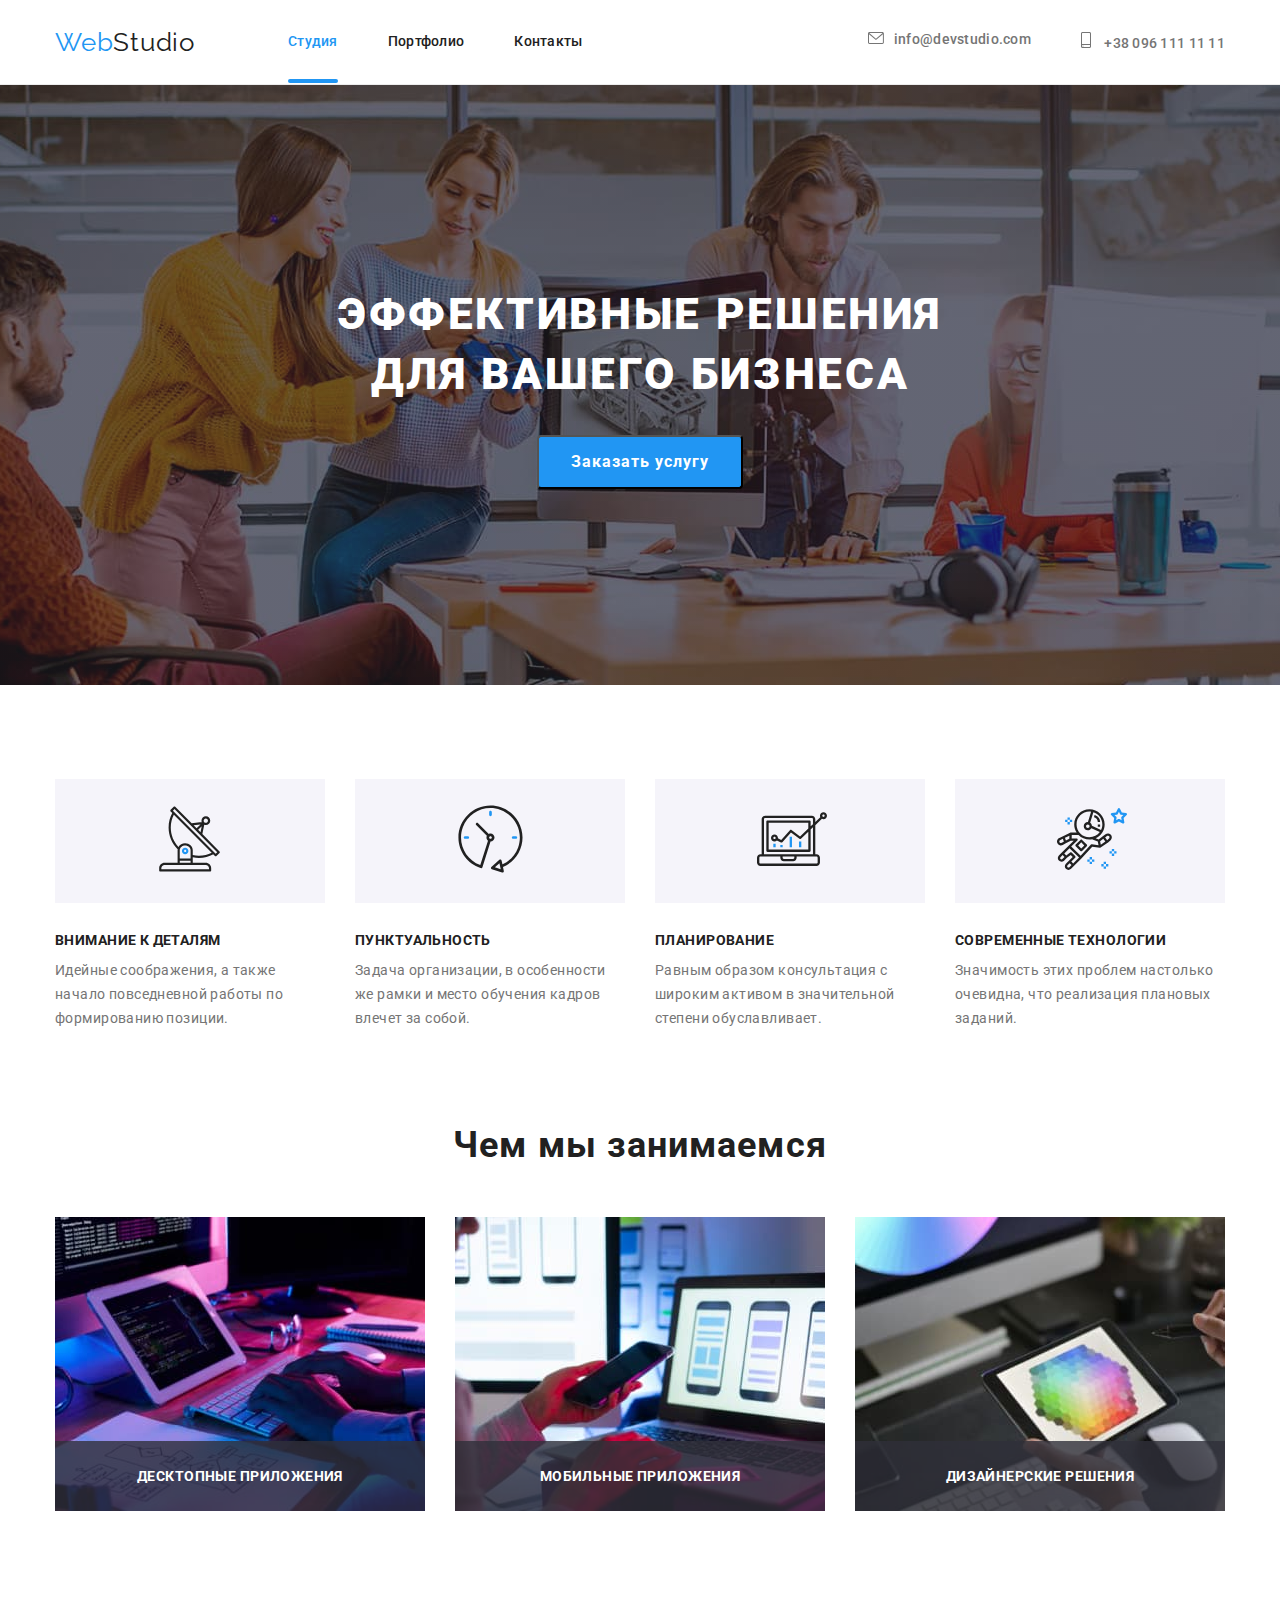
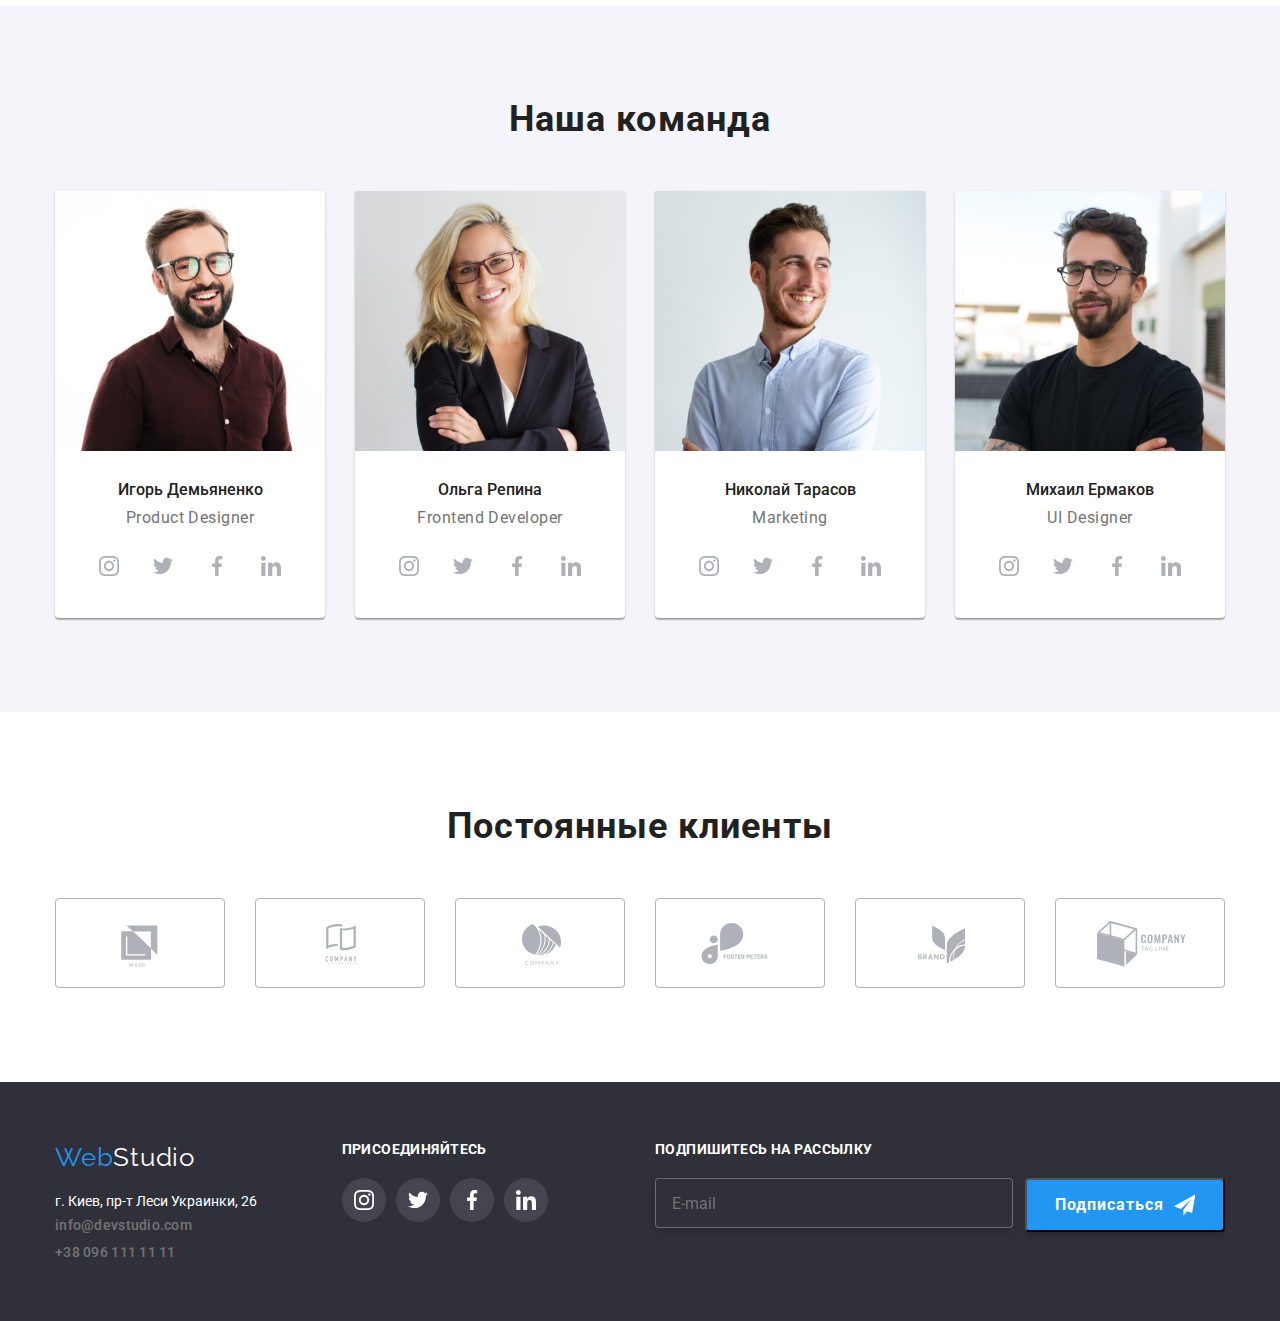
<file: index.html>
<!DOCTYPE html>
<html lang="en">
    <head>
        <meta charset="UTF-8">
        <meta name="viewport" content="width=device-width, initial-scale=1.0">
        <title>Document</title>
        <link href="https://fonts.googleapis.com/css2?family=Raleway:wght@700&family=Roboto:wght@400;500;700;900&display=swap" 
        rel="stylesheet">
        <link rel="stylesheet" href="https://cdnjs.cloudflare.com/ajax/libs/modern-normalize/1.0.0/modern-normalize.css">
        <link rel="stylesheet" href="./styles.css">
    </head>
    <body>
    <!--Верхняя линия-->
    <header>
        <div class="container ">
            <a href="./index.html" class="logo-white" > <span class="logo-bl">Web</span>Studio</a>
            <nav>
                <ul class="site-nav list">
                    <li class="item"><a href="./index.html" class="link current" >Студия</a></li>
                    <li class="item"><a href="./portfolio.html" class="link">Портфолио</a></li>
                    <li class="item"><a href="" class="link">Контакты</a></li>
                </ul>
            </nav>
            <ul class="adress-nav list">
                <li class="item"><a href="mailto:info@devstudio.com" class="link adress-nav-cont"><svg class="envelope" width="16px" height="12px"><use href="./images/sprite.svg#envelope"></use></svg>info@devstudio.com</a></li>
                <li class="item"><a href="tel:+380961111111" class="link adress-nav-cont"><svg class="phone" width="10px" height="16px"><use href="./images/sprite.svg#phone"></use></svg> +38 096 111 11 11</a></li>
            </ul>
        </div>
    </header>
    
    <main>
    <!--Шапка-->
        <section class="hero">
            <div class="container">
                <h1 class="hero-title">Эффективные решения для вашего бизнеса</h1>
                <button type="submit" class="hero-button" data-modal-open>Заказать услугу</button>
            </div>
        </section>
    <!--Особености-->
        <section class="section-features">
            <div class="container">
                <h2 class="visually-hidden">Наши особености</h2>
                <ul class="section-features-container list">
                    <li class="item">
                        <div class="bg">
                            <svg class="antenna">
                                <use href="./images/sprite.svg#antenna"></use>
                            </svg>
                        </div>
                        <h3 class="features-title-name">Внимание к деталям</h3>
                        <p class="features-name">Идейные соображения, а также начало повседневной работы по формированию позиции.</p>
                    </li>
                    <li class="item">
                        <div class="bg">
                            <svg class="clock">
                                <use href="./images/sprite.svg#clock"></use>
                            </svg>
                        </div>
                        <h3 class="features-title-name">Пунктуальность</h3>
                        <p class="features-name"> Задача организации, в особенности же рамки и место обучения кадров влечет за собой.</p>
                    </li>
                    <li class="item">
                        <div class="bg">
                            <svg class="diagram">
                                <use href="./images/sprite.svg#diagram"></use>
                            </svg>
                        </div>
                        <h3 class="features-title-name">Планирование</h3>
                        <p class="features-name">Равным образом консультация с широким активом в значительной степени обуславливает.</p>
                    </li>
                    <li class="item">
                        <div class="bg">
                            <svg class="astronaut">
                                <use href="./images/sprite.svg#astronaut"></use>
                            </svg>
                        </div>
                        <h3 class="features-title-name">Современные технологии</h3>
                        <p class="features-name">Значимость этих проблем настолько очевидна, что реализация плановых заданий.</p>
                    </li>
                </ul>
            </div>
        </section>
    <!--Чем мы занимаемся-->
        <section class="section-service">
            <div class="container">
                <h2 class="section-title">Чем мы занимаемся</h2>
                <ul class="section-service-container list">
                    <li class="item"><a href=""><img src="./images/icon1.jpg" alt="Чем мы занимаемся фото 1" width="370"></a>
                        <p class="label">Десктопные приложения</p></li>
                    <li class="item"><a href=""><img src="./images/icon2.jpg" alt="Чем мы занимаемся фото 2" width="370"></a>
                        <p class="label">Мобильные приложения</p></li>
                    <li class="item"><a href=""><img src="./images/icon3.jpg" alt="Чем мы занимаемся фото 3" width="370"></a>
                        <p class="label">Дизайнерские решения</p></li>
                </ul>
            </div>
        </section>
    <!--Наша команда-->
        <section class="section-workers">
            <div class="container">
                <h2 class="section-title">Наша команда</h2>
                <ul class="section-workers-container list">
                    <li class="workers-title-item  item">
                        <a href=""><img src="./images/worker1.jpg" alt="Наш сотрудник 1" width="270"></a>
                        <h3 class="workers-title-name">Игорь Демьяненко</h3>
                        <p class="workers-duties">Product Designer</p>
                        <ul class="social-link list">
                            <li><a href="" class="link-social"><svg class="icon-social" width="20px" height="20px"><use href="./images/sprite.svg#instagram"></use></svg></a></li>
                            <li><a href="" class="link-social"><svg class="icon-social" width="20px" height="20px"><use href="./images/sprite.svg#twitter"></use></svg></a></li>
                            <li><a href="" class="link-social"><svg class="icon-social" width="20px" height="20px"><use href="./images/sprite.svg#facebook"></use></svg></a></li>
                            <li><a href="" class="link-social"><svg class="icon-social" width="20px" height="20px"><use href="./images/sprite.svg#linkedin"></use></svg></a></li>
                        </ul>
                    </li>
                    <li class="workers-title-item item"><a href=""><img src="./images/worker2.jpg" alt="Наш сотрудник 2" width="270"></a>
                        <h3 class="workers-title-name">Ольга Репина</h3>
                        <p class="workers-duties">Frontend Developer</p>
                        <ul class="social-link list">
                            <li><a href="" class="link-social"><svg class="icon-social" width="20px" height="20px"><use href="./images/sprite.svg#instagram"></use></svg></a></li>
                            <li><a href="" class="link-social"><svg class="icon-social" width="20px" height="20px"><use href="./images/sprite.svg#twitter"></use></svg></a></li>
                            <li><a href="" class="link-social"><svg class="icon-social" width="20px" height="20px"><use href="./images/sprite.svg#facebook"></use></svg></a></li>
                            <li><a href="" class="link-social"><svg class="icon-social" width="20px" height="20px"><use href="./images/sprite.svg#linkedin"></use></svg></a></li>
                        </ul>
                    </li>
                    <li class="workers-title-item item"><a href=""><img src="./images/worker3.jpg" alt="Наш сотрудник 3" width="270"></a>
                        <h3 class="workers-title-name">Николай Тарасов</h3>
                        <p class="workers-duties">Marketing</p>
                        <ul class="social-link list">
                            <li><a href="" class="link-social"><svg class="icon-social" width="20px" height="20px"><use href="./images/sprite.svg#instagram"></use></svg></a></li>
                            <li><a href="" class="link-social"><svg class="icon-social" width="20px" height="20px"><use href="./images/sprite.svg#twitter"></use></svg></a></li>
                            <li><a href="" class="link-social"><svg class="icon-social" width="20px" height="20px"><use href="./images/sprite.svg#facebook"></use></svg></a></li>
                            <li><a href="" class="link-social"><svg class="icon-social" width="20px" height="20px"><use href="./images/sprite.svg#linkedin"></use></svg></a></li>
                        </ul>
                    </li>
                    <li class="workers-title-item item"><a href=""><img src="./images/worker4.jpg" alt="Наш сотрудник 4" width="270"></a>
                        <h3 class="workers-title-name"> Михаил Ермаков</h3>
                        <p class="workers-duties">UI Designer</p>
                        <ul class="social-link list">
                            <li><a href="" class="link-social"><svg class="icon-social" width="20px" height="20px"><use href="./images/sprite.svg#instagram"></use></svg></a></li>
                            <li><a href="" class="link-social"><svg class="icon-social" width="20px" height="20px"><use href="./images/sprite.svg#twitter"></use></svg></a></li>
                            <li><a href="" class="link-social"><svg class="icon-social" width="20px" height="20px"><use href="./images/sprite.svg#facebook"></use></svg></a></li>
                            <li><a href="" class="link-social"><svg class="icon-social" width="20px" height="20px"><use href="./images/sprite.svg#linkedin"></use></svg></a></li>
                        </ul>
                    </li>
                </ul>
            </div>
        </section> 
        <!--Постоянные клиенты-->
        <section class="section-regular-clients">
            <div class="container">
                <h2 class="section-title">Постоянные клиенты</h2>
                <ul class="clients-link-container list">
                    <li class="item"><a href="" class="link-clients comp1"><svg class="icon-clients" width="44px" height="49px"><use href="./images/sprite.svg#logocomp1"></use></svg></a></li>
                    <li class="item"><a href="" class="link-clients comp2"><svg class="icon-clients" width="40px" height="52px"><use href="./images/sprite.svg#logocomp2"></use></svg></a></li>
                    <li class="item"><a href="" class="link-clients comp3"><svg class="icon-clients" width="41px" height="43px"><use href="./images/sprite.svg#logocomp3"></use></svg></a></li>
                    <li class="item"><a href="" class="link-clients comp4"><svg class="icon-clients" width="80px" height="42px"><use href="./images/sprite.svg#logocomp4"></use></svg></a></li>
                    <li class="item"><a href="" class="link-clients comp5"><svg class="icon-clients" width="59px" height="47px"><use href="./images/sprite.svg#logocomp5"></use></svg></a></li>
                    <li class="item"><a href="" class="link-clients comp6"><svg class="icon-clients" width="89px" height="46px"><use href="./images/sprite.svg#logocomp6"></use></svg></a></li>
                </ul>
            </div>
        </section>   
    </main>
    <!--Подвал-->
    <footer class="footer">
        <div class="container">
            <div class="footer-join">
                <div class="adress-footer-column">
                    <a href="./index.html" class="logo-black" > <span class="logo-bl">Web</span>Studio</a>
                    <ul class="adress-nav-footer list">
                        <li><address class="footer-address">г. Киев, пр-т Леси Украинки, 26</address></li>
                        <li><a href="mailto:info@devstudio.com" class="link mailto-link">info@devstudio.com</a></li>
                        <li><a href="tel:+380961111111" class="link">+38 096 111 11 11</a></li>
                    </ul>
                </div>
                <div class="social-footer-column">
                    <p>присоединяйтесь</p>
                    <ul class="social-link-footer list">
                        <li><a href="" class="link-social-footer"><svg class="icon-social-footer" width="20px" height="20px"><use href="./images/sprite.svg#instagram"></use></svg></a></li>
                        <li><a href="" class="link-social-footer"><svg class="icon-social-footer" width="20px" height="20px"><use href="./images/sprite.svg#twitter"></use></svg></a></li>
                        <li><a href="" class="link-social-footer"><svg class="icon-social-footer" width="20px" height="20px"><use href="./images/sprite.svg#facebook"></use></svg></a></li>
                        <li><a href="" class="link-social-footer"><svg class="icon-social-footer" width="20px" height="20px"><use href="./images/sprite.svg#linkedin"></use></svg></a></li>
                    </ul>
                </div>
                <div class="email-footer-column">
                    <label for="email" class="email-footer-label">Подпишитесь на рассылку</label>
                    <div class="email-footer-button">
                        <input class="email-footer-input" type="email" name="email" id="email" placeholder="E-mail" />
                        <button type="submit" class="email-button-send">Подписаться<svg class="icon-send" width="24px" height="24px"><use href="./images/sprite.svg#send"></use></svg></button>
                    </div>
                </div>
            </div>
        </div>
    </footer>
        <div class="backdrop is-hidden" data-modal>
            <div class="modal">
                <button class="button-close" data-modal-close><svg class="icon-close" width="11px" height="11px"><use href="./images/sprite.svg#close"></use></svg></button>
                <form class="form">
                    <p>Оставьте свои данные, мы вам перезвоним</p>
                    <div class="form-fild">
                        <label for="username">Имя</label>
                        <input type="text" name="username" id="username" />
                        <span class="icon"><svg width="18px" height="18px"><use href="./images/sprite.svg#icon-person-black"></use></svg></span>
                    </div>
                    <div class="form-fild">
                        <label for="phone_number">Телефон</label>
                        <input type="tel" name="phone_number" id="phone_number" />
                        <span class="icon"><svg width="18px" height="18px"><use href="./images/sprite.svg#icon-phone-black"></use></svg></span>
                    </div>
                    <div class="form-fild">
                        <label for="email">Почта</label>
                        <input type="email" name="email" id="email" />
                        <span class="icon"><svg width="18px" height="18px"><use href="./images/sprite.svg#icon-email-black"></use></svg></span>
                    </div>
                    <div class="form-fild">
                        <label for="feedback">Комментарий</label>
                        <textarea name="feedback" rows="5" id="feedback" placeholder="Введите текст"></textarea>
                    </div>

                    <div class="checkbox-agreement">
                        <label class="checkbox-label">
                            <input  type="checkbox" class="checkbox" name="agreement" />
                            <span class="icon-checkbox"></span>
                            Соглашаюсь с рассылкой и принимаю <a href="./index.html" class="logo-agreement" > Условия договора </a>
                        </label>
                    </div>
                    <button type="submit">Отправить</button>
                    </div>
                </form>

            </div>
        </div>
        <script src="./js/modal.js"></script>   
    </body>
</html>
</file>
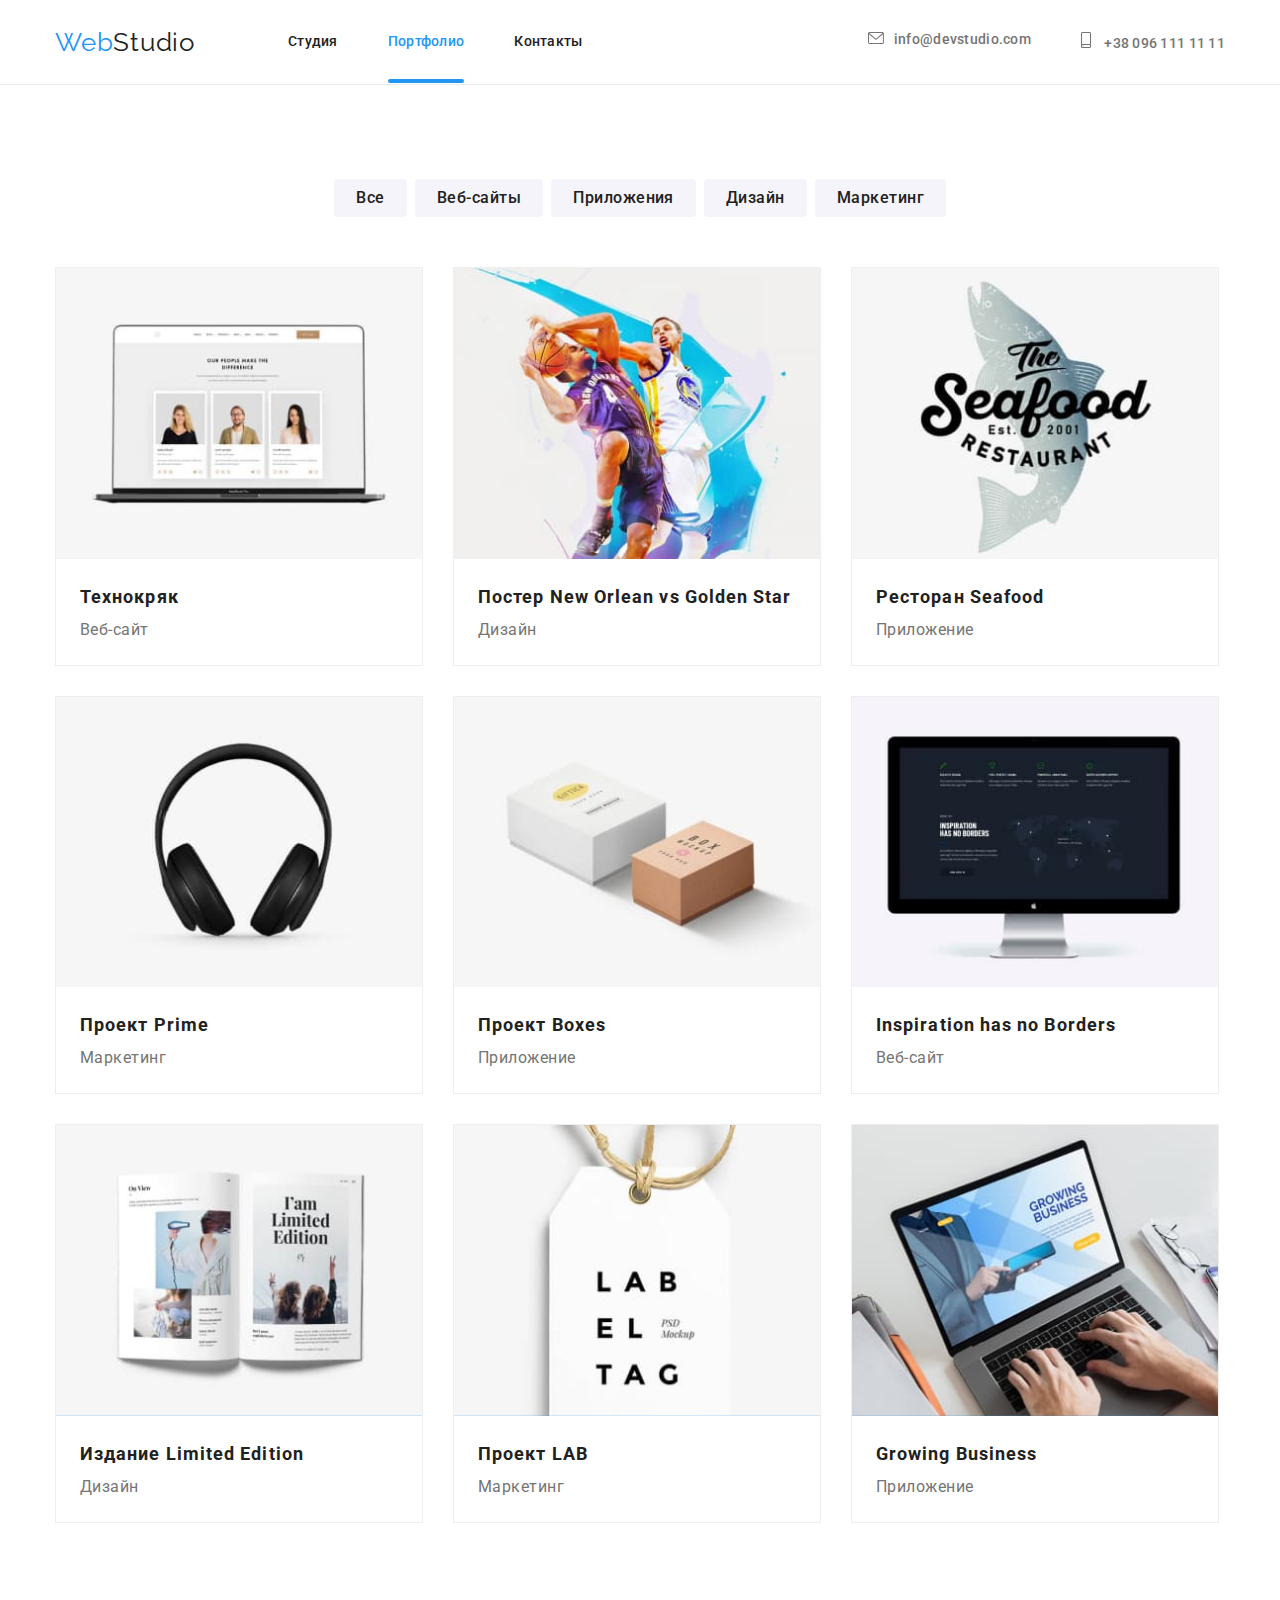
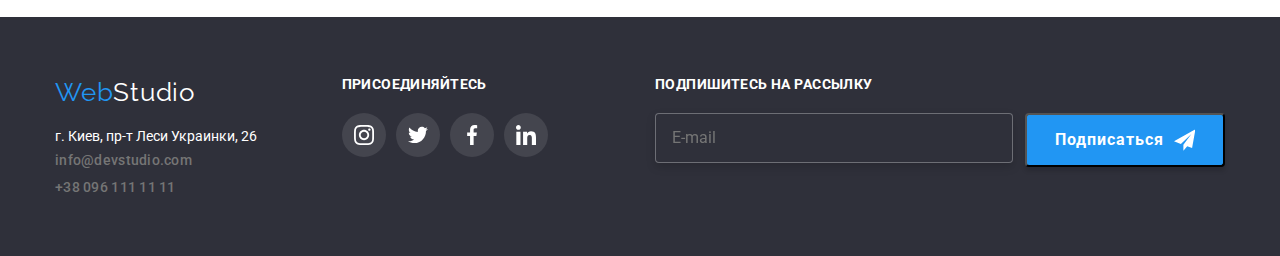
<file: portfolio.html>
<!DOCTYPE html>
<html lang="en">
    <head>
        <meta charset="UTF-8">
        <meta name="viewport" content="width=device-width, initial-scale=1.0">
        <title>Document</title>
        <link href="https://fonts.googleapis.com/css2?family=Raleway:wght@700&family=Roboto:wght@400;500;700;900&display=swap" 
        rel="stylesheet">
        <link rel="stylesheet" href="https://cdnjs.cloudflare.com/ajax/libs/modern-normalize/1.0.0/modern-normalize.css">
        <link rel="stylesheet" href="./styles.css">
    </head>
    <body>
    <!--Верхняя линия-->
    <header>
        <div class="container ">
            <a href="./index.html" class="logo-white" > <span class="logo-bl">Web</span>Studio</a>
            <nav>
                <ul class="site-nav list">
                    <li class="item"><a href="./index.html" class="link" >Студия</a></li>
                    <li class="item"><a href="./portfolio.html" class="link current">Портфолио</a></li>
                    <li class="item"><a href="" class="link">Контакты</a></li>
                </ul>
            </nav>
            <ul class="adress-nav list">
                <li class="item"><a href="mailto:info@devstudio.com" class="link adress-nav-cont"><svg class="envelope" width="16px" height="12px"><use href="./images/sprite.svg#envelope"></use></svg>info@devstudio.com</a></li>
                <li class="item"><a href="tel:+380961111111" class="link adress-nav-cont"><svg class="phone" width="10px" height="16px"><use href="./images/sprite.svg#phone"></use></svg> +38 096 111 11 11</a></li>
            </ul>
        </div>
    </header>
    <main>
        <!--Портфолио-->
        <section class="section-portfolio">
            <div class="container">
                <h1 class="visually-hidden">Портфолио</h1>
                <ul class="section-portfolio-button list">
                    <li class="item"><button type="button" class="filter-button">Все</button></li>
                    <li class="item"><button type="button" class="filter-button">Веб-сайты</button></li>
                    <li class="item"><button type="button" class="filter-button">Приложения</button></li>
                    <li class="item"><button type="button" class="filter-button">Дизайн</button></li>
                    <li class="item"><button type="button" class="filter-button">Маркетинг</button></li>
                </ul>
                <ul class="section-portfolio-container list">
                    <li class="section-portfolio-item">
                        <a href="" class="portfolio-link">
                            <div class="box"><img src="./images/portfolio/portfolio-img1.jpg" alt="Портфолио фото 1" width="370">
                                <div class="overlay">
                                    <p>Технокряк это современная площадка распространения коронавируса. Компании используют эту платформу для цифрового шпионажа и атак на защищённые сервера конкурентов.</p>
                                </div>
                            </div>
                            <div class="title-title-name">
                                <h2 class="portfolio-title ">Технокряк</h2>
                                <p class="portfolio-title-name">Веб-сайт</p>
                            </div>
                        </a>
                        
                    </li>
                    <li class="section-portfolio-item">
                        <a href="" class="portfolio-link">
                            <div class="box"><img src="./images/portfolio/portfolio-img2.jpg" alt="Портфолио фото 2" width="370">
                                <div class="overlay">
                                    <p>Технокряк это современная площадка распространения коронавируса. Компании используют эту платформу для цифрового шпионажа и атак на защищённые сервера конкурентов.</p>
                                </div>
                            </div>
                            <div class="title-title-name">
                                <h2 class="portfolio-title">Постер New Orlean vs Golden Star</h2>
                                <p class="portfolio-title-name">Дизайн</p>
                            </div>
                        </a>
                    </li>
                    <li class="section-portfolio-item">
                        <a href="" class="portfolio-link">
                            <div class="box"><img src="./images/portfolio/portfolio-img3.jpg" alt="Портфолио фото 3" width="370">
                                <div class="overlay">
                                    <p>Технокряк это современная площадка распространения коронавируса. Компании используют эту платформу для цифрового шпионажа и атак на защищённые сервера конкурентов.</p>
                                </div>
                            </div>
                            <div class="title-title-name">
                                <h2 class="portfolio-title">Ресторан Seafood</h2>
                                <p class="portfolio-title-name">Приложение</p>
                            </div>
                        </a>
                    </li>
                    <li class="section-portfolio-item">
                        <a href="" class="portfolio-link">
                            <div class="box"><img src="./images/portfolio/portfolio-img4.jpg" alt="Портфолио фото 4" width="370">
                                <div class="overlay">
                                    <p>Технокряк это современная площадка распространения коронавируса. Компании используют эту платформу для цифрового шпионажа и атак на защищённые сервера конкурентов.</p>
                                </div>
                            </div>
                            <div class="title-title-name">
                                <h2 class="portfolio-title">Проект Prime</h2>
                                <p class="portfolio-title-name">Маркетинг</p>
                            </div>
                        </a>
                    </li>
                    <li class="section-portfolio-item">
                        <a href="" class="portfolio-link">
                            <div class="box"><img src="./images/portfolio/portfolio-img5.jpg" alt="Портфолио фото 5" width="370">
                                <div class="overlay">
                                    <p>Технокряк это современная площадка распространения коронавируса. Компании используют эту платформу для цифрового шпионажа и атак на защищённые сервера конкурентов.</p>
                                </div>
                            </div>
                            <div class="title-title-name">
                                <h2 class="portfolio-title">Проект Boxes</h2>
                                <p class="portfolio-title-name">Приложение</p>
                            </div>
                        </a>
                    </li>
                    <li class="section-portfolio-item">
                        <a href="" class="portfolio-link">
                            <div class="box"><img src="./images/portfolio/portfolio-img6.jpg" alt="Портфолио фото 6" width="370">
                                <div class="overlay">
                                    <p>Технокряк это современная площадка распространения коронавируса. Компании используют эту платформу для цифрового шпионажа и атак на защищённые сервера конкурентов.</p>
                                </div>
                            </div>
                            <div class="title-title-name">
                                <h2 class="portfolio-title">Inspiration has no Borders</h2>
                                <p class="portfolio-title-name">Веб-сайт</p>
                            </div>
                        </a>
                    </li>
                    <li class="section-portfolio-item">
                        <a href="" class="portfolio-link">
                            <div class="box"><img src="./images/portfolio/portfolio-img7.jpg" alt="Портфолио фото 7" width="370">
                                <div class="overlay">
                                    <p>Технокряк это современная площадка распространения коронавируса. Компании используют эту платформу для цифрового шпионажа и атак на защищённые сервера конкурентов.</p>
                                </div>
                            </div>
                            <div class="title-title-name">
                                <h2 class="portfolio-title">Издание Limited Edition</h2>
                                <p class="portfolio-title-name">Дизайн</p>
                            </div>
                        </a>
                    </li>
                    <li class="section-portfolio-item">
                        <a href="" class="portfolio-link">
                            <div class="box"><img src="./images/portfolio/portfolio-img8.jpg" alt="Портфолио фото 8" width="370">
                                <div class="overlay">
                                    <p>Технокряк это современная площадка распространения коронавируса. Компании используют эту платформу для цифрового шпионажа и атак на защищённые сервера конкурентов.</p>
                                </div>
                            </div>
                            <div class="title-title-name">
                                <h2 class="portfolio-title">Проект LAB</h2>
                                <p class="portfolio-title-name">Маркетинг</p>
                            </div>
                        </a>
                    </li>
                    <li class="section-portfolio-item">
                        <a href="" class="portfolio-link">
                            <div class="box"><img src="./images/portfolio/portfolio-img9.jpg" alt="Портфолио фото 9" width="370">
                                <div class="overlay">
                                    <p>Технокряк это современная площадка распространения коронавируса. Компании используют эту платформу для цифрового шпионажа и атак на защищённые сервера конкурентов.</p>
                                </div>
                            </div>
                            <div class="title-title-name">
                                <h2 class="portfolio-title">Growing Business</h2>
                                <p class="portfolio-title-name">Приложение</p>
                            </div>
                        </a>
                    </li>
                
                </ul>
            </div>
        </section>

    </main>
    <!--Подвал-->
    <footer class="footer">
        <div class="container">
            <div class="footer-join">
                <div class="adress-footer-column">
                    <a href="./index.html" class="logo-black" > <span class="logo-bl">Web</span>Studio</a>
                    <ul class="adress-nav-footer list">
                        <li><address class="footer-address">г. Киев, пр-т Леси Украинки, 26</address></li>
                        <li><a href="mailto:info@devstudio.com" class="link mailto-link">info@devstudio.com</a></li>
                        <li><a href="tel:+380961111111" class="link">+38 096 111 11 11</a></li>
                    </ul>
                </div>
                <div class="social-footer-column">
                    <p>присоединяйтесь</p>
                    <ul class="social-link-footer list">
                        <li><a href="" class="link-social-footer"><svg class="icon-social-footer" width="20px" height="20px"><use href="./images/sprite.svg#instagram"></use></svg></a></li>
                        <li><a href="" class="link-social-footer"><svg class="icon-social-footer" width="20px" height="20px"><use href="./images/sprite.svg#twitter"></use></svg></a></li>
                        <li><a href="" class="link-social-footer"><svg class="icon-social-footer" width="20px" height="20px"><use href="./images/sprite.svg#facebook"></use></svg></a></li>
                        <li><a href="" class="link-social-footer"><svg class="icon-social-footer" width="20px" height="20px"><use href="./images/sprite.svg#linkedin"></use></svg></a></li>
                    </ul>
                </div>
                <div class="email-footer-column">
                    <label for="email" class="email-footer-label">Подпишитесь на рассылку</label>
                    <div class="email-footer-button">
                        <input class="email-footer-input" type="email" name="email" id="email" placeholder="E-mail" />
                        <button type="submit" class="email-button-send">Подписаться<svg class="icon-send" width="24px" height="24px"><use href="./images/sprite.svg#send"></use></svg></button>
                    </div>
                </div>
            </div>
        </div>
    </footer>   
    </body>
</file>
<file: styles.css>
:root {
    --primary-text-color: #757575;
    --accent-text-color:#2196F3;
    --title-text-color:#212121;
    --secondary-text-color: #FFFFFF;
    --background-color-body: #FFFFFF;
    --background-color-hero: #C4C4C4;
    --background-color-hero-button: #2196F3;
    --background-color-section-workers: #F5F4FA;
    --background-color-section: #FFFFFF;
    --background-color-footer: #2F303A;
    --background-color-filter-button: #F5F4FA;
}


body {
    background-color: var(--background-color-body);
    color: var(--primary-text-color);
    font-family: Roboto, sans-serif;
    font-weight: 400
}

.list {
    padding: 0px;
    margin: 0px;
    list-style: none;
}   

.visually-hidden {
    position: absolute;
    clip: rect(0 0 0 0);
    width: 1px;
    height: 1px;
    margin: -1px;
}

.logo-white {
    color: var(--title-text-color);
    font-family: Raleway, sans-serif;
    font-size: 26px;
    line-height: 1.19;
    letter-spacing: 0.03em;
    text-decoration: none;
}
.logo-bl {
    color: var(--accent-text-color);
}

.container {
    margin-left: auto;
    margin-right: auto;
    width: 1200px;
    padding-left: 15px;
    padding-right: 15px;
    
}
header>.container {
    display: flex;
    align-items: center;
    
  
}
/* site-nav */

.site-nav {
    display: flex;
    margin-left: 93px;
}

.site-nav .item {
    position: relative;
}

.site-nav .item:not(:last-child) {
    margin-right: 50px;
}

.site-nav .link {
    display: block;
    padding-top: 32px;
    padding-bottom: 32px;

    color: var(--title-text-color);

    font-weight: 500;
    font-size: 14px;
    line-height: 1.14;
    letter-spacing: 0.02em;
    text-decoration: none;
    
    transition: color 250ms cubic-bezier(0.4, 0, 0.2, 1);
}

.site-nav .link:hover, 
.site-nav .link:focus {
    color: var(--accent-text-color);
    text-decoration: none;
}
.site-nav .link.current {
    color: var(--accent-text-color);
}

.site-nav .link.current::after {
    position: absolute;
    bottom: -1px;
    border-radius: 2px;
    content:"";
    display: block;
    width: 100%;
    height: 4px;
    background-color: #2196F3;
  }


/* adress-nav */
.adress-nav {
    display: flex;
    margin-left: auto;
} 

.adress-nav .item:not(:last-child) {
    margin-right: 50px;
}

.adress-nav-cont {
    display: flex;
    align-items: center;
    
} 
.envelope {
    margin-right: 10px;
    fill: currentColor;
    transition: color 250ms cubic-bezier(0.4, 0, 0.2, 1);
}

.phone {
    margin-right: 10px;
    fill: currentColor;
    transition: color 250ms cubic-bezier(0.4, 0, 0.2, 1);
}

.envelope:hover, 
.phone:hover {
    color: var(--accent-text-color);
}

.adress-nav .link {
    display: block;
    padding-top: 32px;
    padding-bottom: 32px;

    color: var(--primary-text-color);

    font-weight: 500;
    font-size: 14px;
    line-height: 1.14;
    letter-spacing: 0.02em;
    text-decoration: none;
    
    transition: color 250ms cubic-bezier(0.4, 0, 0.2, 1);
}

.link:hover, 
.link:focus {
    color: var(--accent-text-color);
}

/* hero */
.hero {
    background-color: var(--background-color-hero);
    text-align: center;
    padding-top: 200px;
    padding-bottom: 200px;

    max-width: 1600px;
    height: 600px;
    margin-left: auto;
    margin-right: auto;
    background-image: linear-gradient( to right, rgba(47, 48, 58, 0.4), rgba(47, 48, 58, 0.4)), url('./images/herophoto.jpg');
    background-repeat: no-repeat;
    background-position: center;
    background-size: cover;
}

.hero .hero-title {
    
    color: var(--secondary-text-color);
    font-weight: 900;
    font-size: 44px;
    line-height: 1.36;
    letter-spacing: 0.06em;
    text-align: center;
    text-transform: uppercase;
    margin-left: auto;
    margin-right: auto;
    margin-top: 0px;
    margin-bottom: 30px;
    
    width: 696px;
}
.hero .hero-button {
    
    background-color: var(--background-color-hero-button);
    color: var(--secondary-text-color); 
    font-weight: 700;
    font-size: 16px;
    line-height: 1.87;
    letter-spacing: 0.06em;
    border-radius: 4px;
    padding: 10px 32px;
    min-width: 200px;
    cursor: pointer;
}

.section-title {
    color: var(--title-text-color);
    font-weight: 700;
    font-size: 36px;
    line-height: 1.16;
    letter-spacing: 0.03em;
    text-align: center;
    margin-top: 0px;
    margin-bottom: 50px;
}



/* Особености */

.section-features { 
    background-color: var(--background-color-section);
    padding-top: 94px;
    padding-bottom: 94px;
}

.section-features-container {
    display: flex;
    flex-wrap: wrap;
}

.section-features-container .item {
    width: 270px;
}

.section-features-container .item:not(:last-child) {
    margin-right: 30px;
}

.bg {
    padding: 25px 102px; 
    background-color: #F5F4FA;
    margin-bottom: 30px;
}

.antenna {
    width: 65px;
    height: 70px;
    fill: currentColor;
}
.clock {
    width: 67px;
    height: 70px;
    fill: currentColor;
}
.diagram {
    width: 70px;
    height: 70px;
    fill: currentColor;
}
.astronaut {
    width: 70px;
    height: 70px;
    fill: currentColor;
}

.section-features .features-title-name {
    color: var(--title-text-color);
    font-weight: 700;
    font-size: 14px;
    line-height: 1.14;
    letter-spacing: 0.03em;
    text-transform: uppercase;
    margin-top: 0px;
    margin-bottom: 10px;
}
.section-features .features-name { 
    font-size: 14px;
    line-height: 1.71;
    letter-spacing: 0.03em;
    margin-top: 0px;
    margin-bottom: 0px;  
}

/* Чем мы занимаемся */

.section-service {
    background-color: var(--background-color-section);
    padding-top: 0px;
    padding-bottom: 94px;
}
.section-service-container {
    display: flex;
    flex-wrap: wrap;
}
.section-service-container .item {
    width: 370px;
    position: relative;
}

.section-service-container .item:not(:last-child) {
    margin-right: 30px;
}
.item > .label {
    position: absolute;
    bottom: 0;
    margin: 0;
    width: 370px;
    height: 70px;
    padding-top: 27px;
    padding-bottom: 27px;

    font-weight: 700;
    font-size: 14px;
    line-height: 1,14;
    text-align: center;
    letter-spacing: 0.03em;
    text-transform: uppercase;
    color: #FFFFFF; 

    background: rgba(47, 48, 58, 0.8);
}


/* Наша команда */
.section-workers { 
    background-color: var(--background-color-section-workers);
    padding-top: 94px;
    padding-bottom: 94px;
}
.section-workers-container {
    display: flex;
    flex-wrap: wrap;
}

.section-workers-container .item:not(:last-child) {
    margin-right: 30px;
}

.workers-title-item {
    background-color: var(--background-color-body);
    box-shadow: 0px 1px 3px rgba(0, 0, 0, 0.12), 0px 1px 1px rgba(0, 0, 0, 0.14), 0px 2px 1px rgba(0, 0, 0, 0.2);
    border-radius: 0px 0px 4px 4px;

}

.section-workers .workers-title-name { 
    color: var(--title-text-color);
    font-weight: 500;
    font-size: 16px;
    line-height: 1.18;
    margin-top: 30px;
    margin-bottom: 10px; 
    text-align: center;
}
.section-workers p {  
    font-size: 16px;
    line-height: 1.18;
    letter-spacing: 0.03em; 
    margin-top: 0px;
    margin-bottom: 16px; 
    text-align: center;
}

.social-link {
    display: flex;
    flex-wrap: wrap;
    margin: 0px 32px 30px 32px;
    justify-content: space-between;
    list-style: none;
}

.link-social {
    color: #AFB1B8;
    background-color: #FFFFFF;
    padding: 12px;
    width: 44px;
    height: 44px;
    border: none;
    display: block;
    border-radius: 50%;

    transition: color 250ms cubic-bezier(0.4, 0, 0.2, 1), background-color 250ms cubic-bezier(0.4, 0, 0.2, 1);
}


.link-social:hover,
.link-social:focus {
    background-color: #2196F3;
    color: #FFFFFF;
}

.icon-social {
    fill: currentColor;
}

/* Постоянные клиенты */

.section-regular-clients {
    background-color: var(--background-color-section);
    padding-top: 94px;
    padding-bottom: 94px;
}
.clients-link-container {
    display: flex;
    flex-wrap: wrap;
}

.clients-link-container .item:not(:last-child) {
    margin-right: 30px;
}

.link-clients {
    color: #AFB1B8;
    width: 170px;
    height: 90px;
    border: 1px solid #AFB1B8;
    box-sizing: border-box;
    display: block;
    border-radius: 4px;

    transition: color 250ms cubic-bezier(0.4, 0, 0.2, 1), border 250ms cubic-bezier(0.4, 0, 0.2, 1);
}

.icon-clients {
    fill: currentColor;
}

.comp1 {
    padding: 24px 63px 21px 63px;
}
.comp2 {
    padding: 19px 65px;
}
.comp3 {
    padding: 24px 64px 23px 65px;
}
.comp4 {
    padding: 24px 45px;
}
.comp5 {
    padding: 22px 55px 21px 56px;
}
.comp6 {
    padding: 22px 40px 22px 41px;
}

.link-clients:hover,
.link-clients:focus {
    color: #2196F3;
    border: 1px solid #2196F3;
    box-sizing: border-box;
    border-radius: 4px;
}

/* footer */

.footer {
    background-color: var(--background-color-footer);
    padding-top: 60px;
    padding-bottom: 60px;
}

.footer-join {
    display: flex;
    justify-content: space-between;
    
}

.adress-footer-column {
    display: flex;
    flex-direction: column;
    margin-right: 70px;
}

.logo-black {
    display: block;
    margin-bottom: 20px;

    color: var(--secondary-text-color);
    font-family: Raleway,sans-serif;
    font-size: 26px;
    line-height: 1.19;
    letter-spacing: 0.03em;
    text-decoration: none;
}

.footer-address {
    color: var(--secondary-text-color);
    font-style: inherit;
    font-size: 14px;
    margin-bottom: 9px;
}

.footer .footer-address-nav {
    color: var(--primary-text-color);
    font-size: 14px;
    line-height: 1.71;
    letter-spacing: 0.03em;
}

.adress-nav-footer .link {
    color: var(--primary-text-color);

    font-weight: 500;
    font-size: 14px;
    line-height: 1.14;
    letter-spacing: 0.02em;
    text-decoration: none;

    transition: color 250ms cubic-bezier(0.4, 0, 0.2, 1);
}
.adress-nav-footer .mailto-link {
    display: block;
    margin-bottom: 9px;
}
.link:hover, 
.link:focus {
    color: var(--accent-text-color);
}

.social-footer-column {
    display: flex;
    flex-direction: column;
    margin-right: 93px;
}

.join {
    display: flex;
    flex-wrap: wrap;
    justify-content: space-between;
}

.footer-join p {
    font-family: Roboto;
    font-style: normal;
    font-weight: bold;
    font-size: 14px;
    line-height: 1.14;
    letter-spacing: 0.03em;
    text-transform: uppercase;
    color: #FFFFFF;
    margin-top: 0px;
    margin-bottom: 20px;
}

.social-link-footer {
    display: flex;
    flex-wrap: wrap;
    width: 206px;
    justify-content: space-between;
    list-style: none;
}

.link-social-footer {
    color: #FFFFFF;
    padding: 12px;
    width: 44px;
    height: 44px;
    border: none;
    display: block;
    border-radius: 50%;
    background: rgba(255, 255, 255, 0.1);

    transition: background-color 250ms cubic-bezier(0.4, 0, 0.2, 1);
}

.icon-social-footer {
    fill: currentColor;
}

.link-social-footer:hover,
.link-social-footer:focus {
    background-color: #2196F3;
}

.email-footer-column {
    display: flex;
    flex-direction: column;
    
}

.email-footer-button {
    display: flex;
    flex-direction: row;
}

.email-footer-label {
    font-family: Roboto;
    font-style: normal;
    font-weight: bold;
    font-size: 14px;
    line-height: 1.14;
    letter-spacing: 0.03em;
    text-transform: uppercase;
    color: #FFFFFF;
    margin-bottom: 20px;
}

.email-footer-input {
    margin-right: 12px;
    padding-left: 16px;
    width: 358px;
    height: 50px;

    background: #2F303A;

    border: 1px solid rgba(255, 255, 255, 0.3);
    box-sizing: border-box;
    filter: drop-shadow(0px 4px 4px rgba(0, 0, 0, 0.15));
    border-radius: 4px;
    color: rgba(255, 255, 255, 0.6);
}
.email-button-send {
    width: 200px;

    padding: 10px 28px;

    font-family: Roboto;
    font-style: normal;
    font-weight: bold;
    font-size: 16px;
    line-height: 1.87;
    
    display: flex;
    align-items: center;
    text-align: center;
    letter-spacing: 0.06em;

    color: #FFFFFF;

    background: #2196F3;
    box-shadow: 0px 4px 4px rgba(0, 0, 0, 0.15);
    border-radius: 4px;
} 

.icon-send {
    margin-left: 10px;
}


/* portfolio */

.section-portfolio {
    padding-top: 94px;
    padding-bottom: 94px;
}

.section-portfolio-container {
    display: flex;
    flex-wrap: wrap;

}
.section-portfolio-item {
    
    width: calc((100% - 66px) / 3);
    margin-right: 30px;
    margin-bottom: 30px;
    border: 1px solid #EEEEEE;
    box-sizing: border-box;
}

.section-portfolio-container .section-portfolio-item:nth-child(3n) {
    margin-right: 0px;
}
.section-portfolio-container .section-portfolio-item:nth-last-child(-n + 3) {
    margin-bottom: 0px;
}

.section-portfolio-item .box {
    position: relative;
    overflow: hidden;
    
}
.overlay {
    position: absolute;
    top: 0;
    left: 0;
    transform: translateY(100%);
    width: 100%;
    height: 100%;
    background-color: rgba(33, 150, 243, 0.9);
    padding: 0px;
    margin: 0px;
    transition: transform 250ms cubic-bezier(0.4, 0, 0.2, 1);
}

.overlay p {

    min-width: 370px;
    min-height: 168px;
   
    color: #fff;
    font-size: 18px;
    line-height: 1.55;
    letter-spacing: 0.03em;
    

    padding: 63px 24px;
    margin: 0px;
    border: 0px;
  }

  .portfolio-link:hover .overlay,
  .portfolio-link:focus .overlay {
    position: absolute;
    top: 0;
    left: 0;
    transform: translateY(0%);
    width: 100%;
    height: 100%;
    background-color: rgba(33, 150, 243, 0.9);
    padding: 0px;
    margin: 0px;
    opacity: 1;
    
}


.section-portfolio .portfolio-title {
    color: var(--title-text-color);
    width: 322px;
    font-weight: 700;
    font-size: 18px;
    line-height: 2;
    letter-spacing: 0.06em;
    margin: 0px;  
}

.section-portfolio .portfolio-title-name {
    font-size: 16px;
    line-height: 1.87;
    letter-spacing: 0.03em;
    margin: 0px;
    color: var(--primary-text-color);  
}

.title-title-name {
    padding: 20px 24px;
}

.portfolio-link {
    text-decoration: none;

    transition: box-shadow 250ms cubic-bezier(0.4, 0, 0.2, 1);
}

.portfolio-link:hover,
.portfolio-link:focus {
    display: block;
    box-shadow: 0px 1px 1px rgba(0, 0, 0, 0.12), 0px 4px 4px rgba(0, 0, 0, 0.06), 1px 4px 6px rgba(0, 0, 0, 0.16);
}

.section-portfolio-button {
    display: flex;
    margin-bottom: 50px;
    justify-content: center;
}

.section-portfolio-button .item {

}

.section-portfolio-button .item:not(:last-child) {
    margin-right: 8px;
}

.filter-button {
    background-color: var(--background-color-filter-button);
    color: var(--title-text-color);
    font-weight: 500;
    font-size: 16px;
    line-height: 1.62;
    letter-spacing: 0.03em;
    border-radius: 4px;
    padding: 6px 22px;
    min-width: 200px;
    cursor: pointer;
    min-width: 73px;
    border: 0px;

    transition: background-color 250ms cubic-bezier(0.4, 0, 0.2, 1), color 250ms cubic-bezier(0.4, 0, 0.2, 1), box-shadow 250ms cubic-bezier(0.4, 0, 0.2, 1);
}
    
.filter-button:hover, 
.filter-button:focus {
    background-color: var(--background-color-hero-button);
    color: var(--secondary-text-color);
    box-shadow: 0px 3px 1px rgba(0, 0, 0, 0.1), 0px 1px 2px rgba(0, 0, 0, 0.08), 0px 2px 2px rgba(0, 0, 0, 0.12);
}

header {
    border-bottom: 1px solid #ECECEC;
}
img {
    display: block;
    max-width: 100%;
    height: auto;
}

/* modal */

.backdrop {
    position: fixed;
    top: 0;
    left: 0;
    width: 100%;
    height: 100%;
    background: rgba(0, 0, 0, 0.2) 
}

.backdrop.is-hidden {
    opacity: 0;
    pointer-events: none;
}

.modal {
    max-width: 528px;
    max-height: 581px;

    position: absolute;
    left: 50%;
    top: 50%;
    transform: translate(-50%, -50%);

    background: #FFFFFF;
    box-shadow: 0px 1px 3px rgba(0, 0, 0, 0.12), 0px 1px 1px rgba(0, 0, 0, 0.14), 0px 2px 1px rgba(0, 0, 0, 0.2);
    border-radius: 4px;
}
.button-close {
    position: absolute;
    right: 8px;
    top: 8px;

    width:30px; 
    height:30px;
    background: #FFFFFF;
    background: #FFFFFF;
    border: 1px solid rgba(0, 0, 0, 0.1);
    box-sizing: border-box;
    border-radius: 50%;
    transition: fill 250ms cubic-bezier(0.4, 0, 0.2, 1);
    
}

.button-close:hover , 
.button-close:focus {
    fill: #2196F3;
} 



.form {
    display: flex;
    flex-direction: column;
    margin: 40px;
}

.form p {
    font-family: Roboto;
    font-style: normal;
    font-weight: bold;
    font-size: 20px;
    line-height: 1.15;
    text-align: center;
    letter-spacing: 0.03em;

    color: #212121;
    margin: 0px;
    margin-bottom: 12px;
}
.form-fild {
    position: relative;
    display: flex;
    flex-direction: column;

    font-family: Roboto;
    font-style: normal;
    font-weight: normal;
    font-size: 12px;
    line-height: 1.16;

    letter-spacing: 0.01em;

    color: #757575;
}
.form-fild label {
    margin-bottom: 4px;
}
.form-fild input {
    
    display: block;
    margin-bottom: 10px;
    padding-left: 45px;
    width: 448px;
    height: 40px;
    border: 1px solid rgba(33, 33, 33, 0.2);
    box-sizing: border-box;
    border-radius: 4px;

}

.icon {
    position: absolute;
    display: inline-block;
    top: 27px;
    left: 15px;
    transition: fill 250ms cubic-bezier(0.4, 0, 0.2, 1);
    

}

.form-fild:hover .icon,
.form-fild input:focus + .icon {
    fill: #2196F3;
}



.form-fild textarea {
    margin-bottom: 20px;
    padding: 12px 16px;
    width: 448px;
    height: 120px;
    border: 1px solid rgba(33, 33, 33, 0.2);
    box-sizing: border-box;
    border-radius: 4px;

    font-family: Roboto;
    font-style: normal;
    font-weight: normal;
    font-size: 12px;
    line-height: 1.16;
    letter-spacing: 0.01em;

    color: rgba(117, 117, 117, 0.5);
}
.checkbox-agreement {
    display: flex;
    justify-content:center;
    align-items:center;
    margin-bottom: 30px;

    font-family: Roboto;
    font-style: normal;
    font-weight: normal;
    font-size: 14px;
    line-height: 1.71;
    
    letter-spacing: 0.03em;

    color: #757575;
}


.checkbox-agreement .checkbox-label {
    display: flex;
    align-items: center;
}
.checkbox-agreement .checkbox {
    position: absolute;
    width: 1px;
    height: 1px;
    margin: -1px;
    border: 0;
    padding: 0;
    clip: rect(0 0 0 0);
    overflow: hidden;
}

.icon-checkbox {
    display: inline-block;
    width: 16px;
    height: 15px;
    border: 2px solid black;
    border-radius: 4px;
    margin-right: 7px;
}

.checkbox:checked + .icon-checkbox {
    border-color: #2196F3;
    background-color: #2196F3;
    background-image: url('./images/icon/icon\ check.svg');
    background-size: contain;
    background-origin: border-box;
}

.logo-agreement {
    color: #2196F3;
    margin-left: 5px;
}

.form button {
    width: 200px;
    height: 50px;

    margin: auto;

    background: #2196F3;
    box-shadow: 0px 4px 4px rgba(0, 0, 0, 0.15);
    border-radius: 4px;

    font-family: Roboto;
    font-style: normal;
    font-weight: bold;
    font-size: 16px;
    line-height: 1.87;

    text-align: center;
    letter-spacing: 0.06em;

    color: #FFFFFF;

}
</file>
